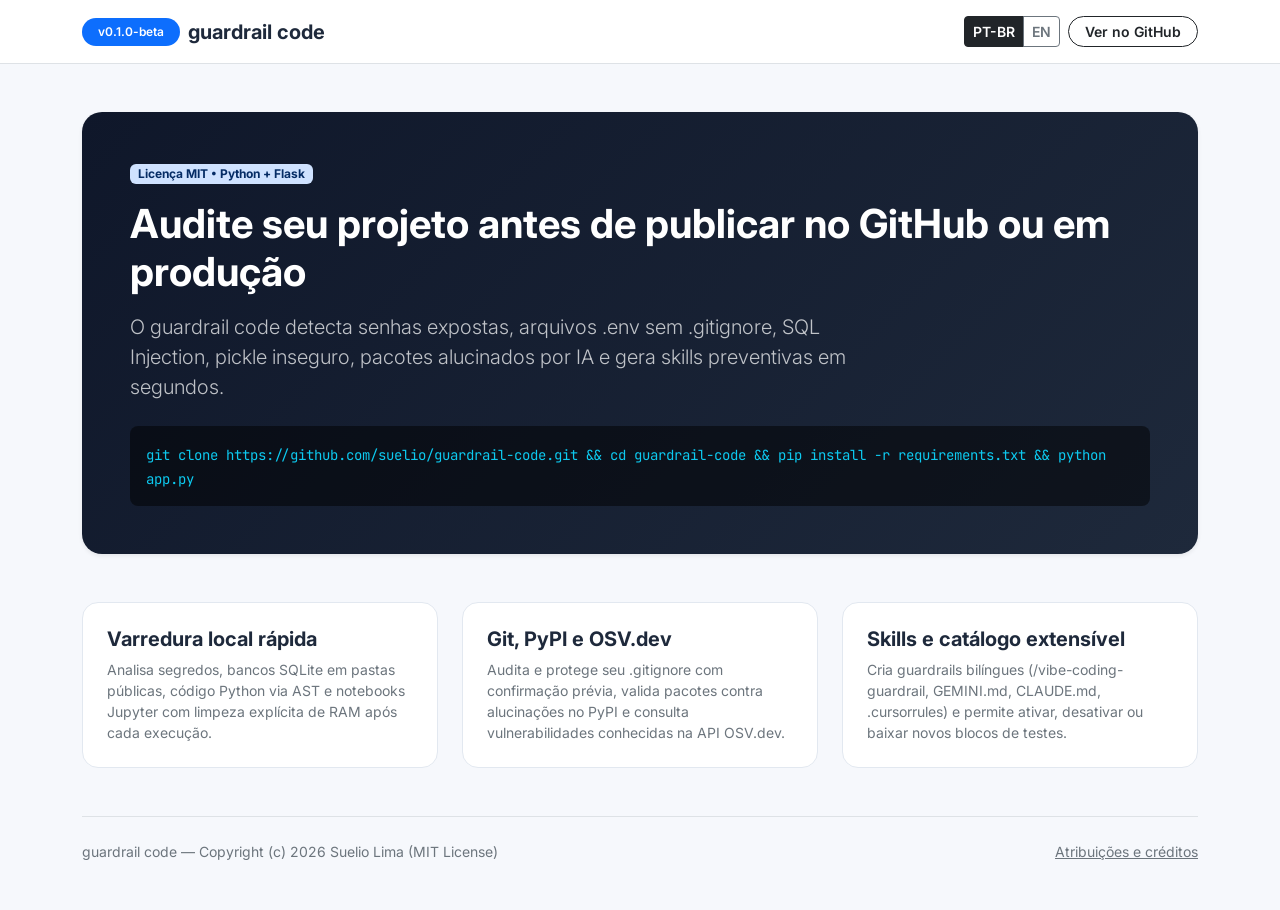
<file: docs/index.html>
<!DOCTYPE html>
<html lang="pt-BR">
<head>
    <meta charset="UTF-8">
    <meta name="viewport" content="width=device-width, initial-scale=1.0">
    <title>guardrail code &mdash; Auditor de segurança e guardrails para IA</title>
    <link href="https://cdn.jsdelivr.net/npm/bootstrap@5.3.3/dist/css/bootstrap.min.css" rel="stylesheet">
    <link href="https://fonts.googleapis.com/css2?family=Inter:wght@400;500;600;700;800&family=JetBrains+Mono:wght@400;500;600&display=swap" rel="stylesheet">
    <style>
        body {
            font-family: 'Inter', sans-serif;
            background: #f6f8fc;
            color: #1e293b;
        }
        code, pre {
            font-family: 'JetBrains Mono', monospace;
        }
        .hero-box {
            background: linear-gradient(135deg, #0f172a 0%, #1e293b 100%);
            color: #ffffff;
            border-radius: 20px;
        }
        .feature-card {
            background: #ffffff;
            border: 1px solid #e2e8f0;
            border-radius: 16px;
        }
    </style>
</head>
<body>
    <header class="border-bottom bg-white py-3">
        <div class="container d-flex flex-wrap justify-content-between align-items-center gap-2">
            <div class="d-flex align-items-center gap-2">
                <span class="badge bg-primary rounded-pill px-3 py-2 fw-semibold">v0.1.0-beta</span>
                <strong class="fs-5">guardrail code</strong>
            </div>
            <div class="d-flex align-items-center gap-2">
                <div class="btn-group btn-group-sm" role="group">
                    <button type="button" class="btn btn-dark fw-semibold page-lang-btn" data-lang="pt">PT-BR</button>
                    <button type="button" class="btn btn-outline-secondary fw-semibold page-lang-btn" data-lang="en">EN</button>
                </div>
                <a href="https://github.com/suelio/guardrail-code" target="_blank" rel="noopener" class="btn btn-sm btn-outline-dark rounded-pill px-3 fw-semibold" id="btnRepoLink">
                    Ver no GitHub
                </a>
            </div>
        </div>
    </header>

    <main class="container py-5">
        <section class="hero-box p-5 mb-5 shadow-sm">
            <span class="badge bg-primary-subtle text-primary-emphasis mb-3" id="heroBadge">Licença MIT &bull; Python + Flask</span>
            <h1 class="display-6 fw-bold mb-3" id="heroTitle">Audite seu projeto antes de publicar no GitHub ou em produção</h1>
            <p class="lead text-light opacity-75 mb-4" style="max-width: 720px;" id="heroSub">
                O guardrail code detecta senhas expostas, arquivos .env sem .gitignore, SQL Injection, pickle inseguro, pacotes alucinados por IA e gera skills preventivas em segundos.
            </p>
            <div class="bg-black bg-opacity-50 rounded-3 p-3 d-inline-block">
                <code class="text-info">git clone https://github.com/suelio/guardrail-code.git &amp;&amp; cd guardrail-code &amp;&amp; pip install -r requirements.txt &amp;&amp; python app.py</code>
            </div>
        </section>

        <section class="row g-4 mb-5">
            <div class="col-md-4">
                <div class="feature-card p-4 h-100">
                    <h5 class="fw-bold mb-2" id="f1Title">Varredura local rápida</h5>
                    <p class="text-secondary small mb-0" id="f1Desc">
                        Analisa segredos, bancos SQLite em pastas públicas, código Python via AST e notebooks Jupyter com limpeza explícita de RAM após cada execução.
                    </p>
                </div>
            </div>
            <div class="col-md-4">
                <div class="feature-card p-4 h-100">
                    <h5 class="fw-bold mb-2" id="f2Title">Git, PyPI e OSV.dev</h5>
                    <p class="text-secondary small mb-0" id="f2Desc">
                        Audita e protege seu .gitignore com confirmação prévia, valida pacotes contra alucinações no PyPI e consulta vulnerabilidades conhecidas na API OSV.dev.
                    </p>
                </div>
            </div>
            <div class="col-md-4">
                <div class="feature-card p-4 h-100">
                    <h5 class="fw-bold mb-2" id="f3Title">Skills e catálogo extensível</h5>
                    <p class="text-secondary small mb-0" id="f3Desc">
                        Cria guardrails bilíngues (/vibe-coding-guardrail, GEMINI.md, CLAUDE.md, .cursorrules) e permite ativar, desativar ou baixar novos blocos de testes.
                    </p>
                </div>
            </div>
        </section>

        <footer class="border-top pt-4 text-secondary small d-flex flex-wrap justify-content-between gap-2">
            <span>guardrail code &mdash; Copyright (c) 2026 Suelio Lima (MIT License)</span>
            <a href="https://github.com/suelio/guardrail-code/blob/main/ATTRIBUTIONS.md" target="_blank" rel="noopener" class="text-secondary">Atribuições e créditos</a>
        </footer>
    </main>

    <script>
        const copy = {
            pt: {
                repo: 'Ver no GitHub',
                badge: 'Licença MIT • Python + Flask',
                title: 'Audite seu projeto antes de publicar no GitHub ou em produção',
                sub: 'O guardrail code detecta senhas expostas, arquivos .env sem .gitignore, SQL Injection, pickle inseguro, pacotes alucinados por IA e gera skills preventivas em segundos.',
                f1t: 'Varredura local rápida',
                f1d: 'Analisa segredos, bancos SQLite em pastas públicas, código Python via AST e notebooks Jupyter com limpeza explícita de RAM após cada execução.',
                f2t: 'Git, PyPI e OSV.dev',
                f2d: 'Audita e protege seu .gitignore com confirmação prévia, valida pacotes contra alucinações no PyPI e consulta vulnerabilidades conhecidas na API OSV.dev.',
                f3t: 'Skills e catálogo extensível',
                f3d: 'Cria guardrails bilíngues (/vibe-coding-guardrail, GEMINI.md, CLAUDE.md, .cursorrules) e permite ativar, desativar ou baixar novos blocos de testes.',
            },
            en: {
                repo: 'View on GitHub',
                badge: 'MIT License • Python + Flask',
                title: 'Audit your project before pushing to GitHub or production',
                sub: 'guardrail code detects leaked secrets, unprotected .env files, SQL Injection, unsafe pickle, AI-hallucinated packages, and builds preventive coding guardrails in seconds.',
                f1t: 'Fast local scanning',
                f1d: 'Inspects credentials, databases inside public folders, Python AST patterns, and Jupyter notebooks with explicit RAM reclamation after every scan.',
                f2t: 'Git, PyPI, and OSV.dev',
                f2d: 'Hardens your .gitignore with explicit confirmation, verifies AI-suggested packages on PyPI, and checks known CVEs on OSV.dev.',
                f3t: 'Skills and extensible catalog',
                f3d: 'Generates bilingual guardrails (/vibe-coding-guardrail, GEMINI.md, CLAUDE.md, .cursorrules) and lets you toggle or download new test modules.',
            }
        };
        document.querySelectorAll('.page-lang-btn').forEach(btn => {
            btn.addEventListener('click', () => {
                const lang = btn.dataset.lang;
                const d = copy[lang] || copy.pt;
                document.querySelectorAll('.page-lang-btn').forEach(b => {
                    b.className = `btn ${b.dataset.lang === lang ? 'btn-dark' : 'btn-outline-secondary'} fw-semibold page-lang-btn`;
                });
                document.getElementById('btnRepoLink').textContent = d.repo;
                document.getElementById('heroBadge').textContent = d.badge;
                document.getElementById('heroTitle').textContent = d.title;
                document.getElementById('heroSub').textContent = d.sub;
                document.getElementById('f1Title').textContent = d.f1t;
                document.getElementById('f1Desc').textContent = d.f1d;
                document.getElementById('f2Title').textContent = d.f2t;
                document.getElementById('f2Desc').textContent = d.f2d;
                document.getElementById('f3Title').textContent = d.f3t;
                document.getElementById('f3Desc').textContent = d.f3d;
            });
        });
    </script>
</body>
</html>
</file>
